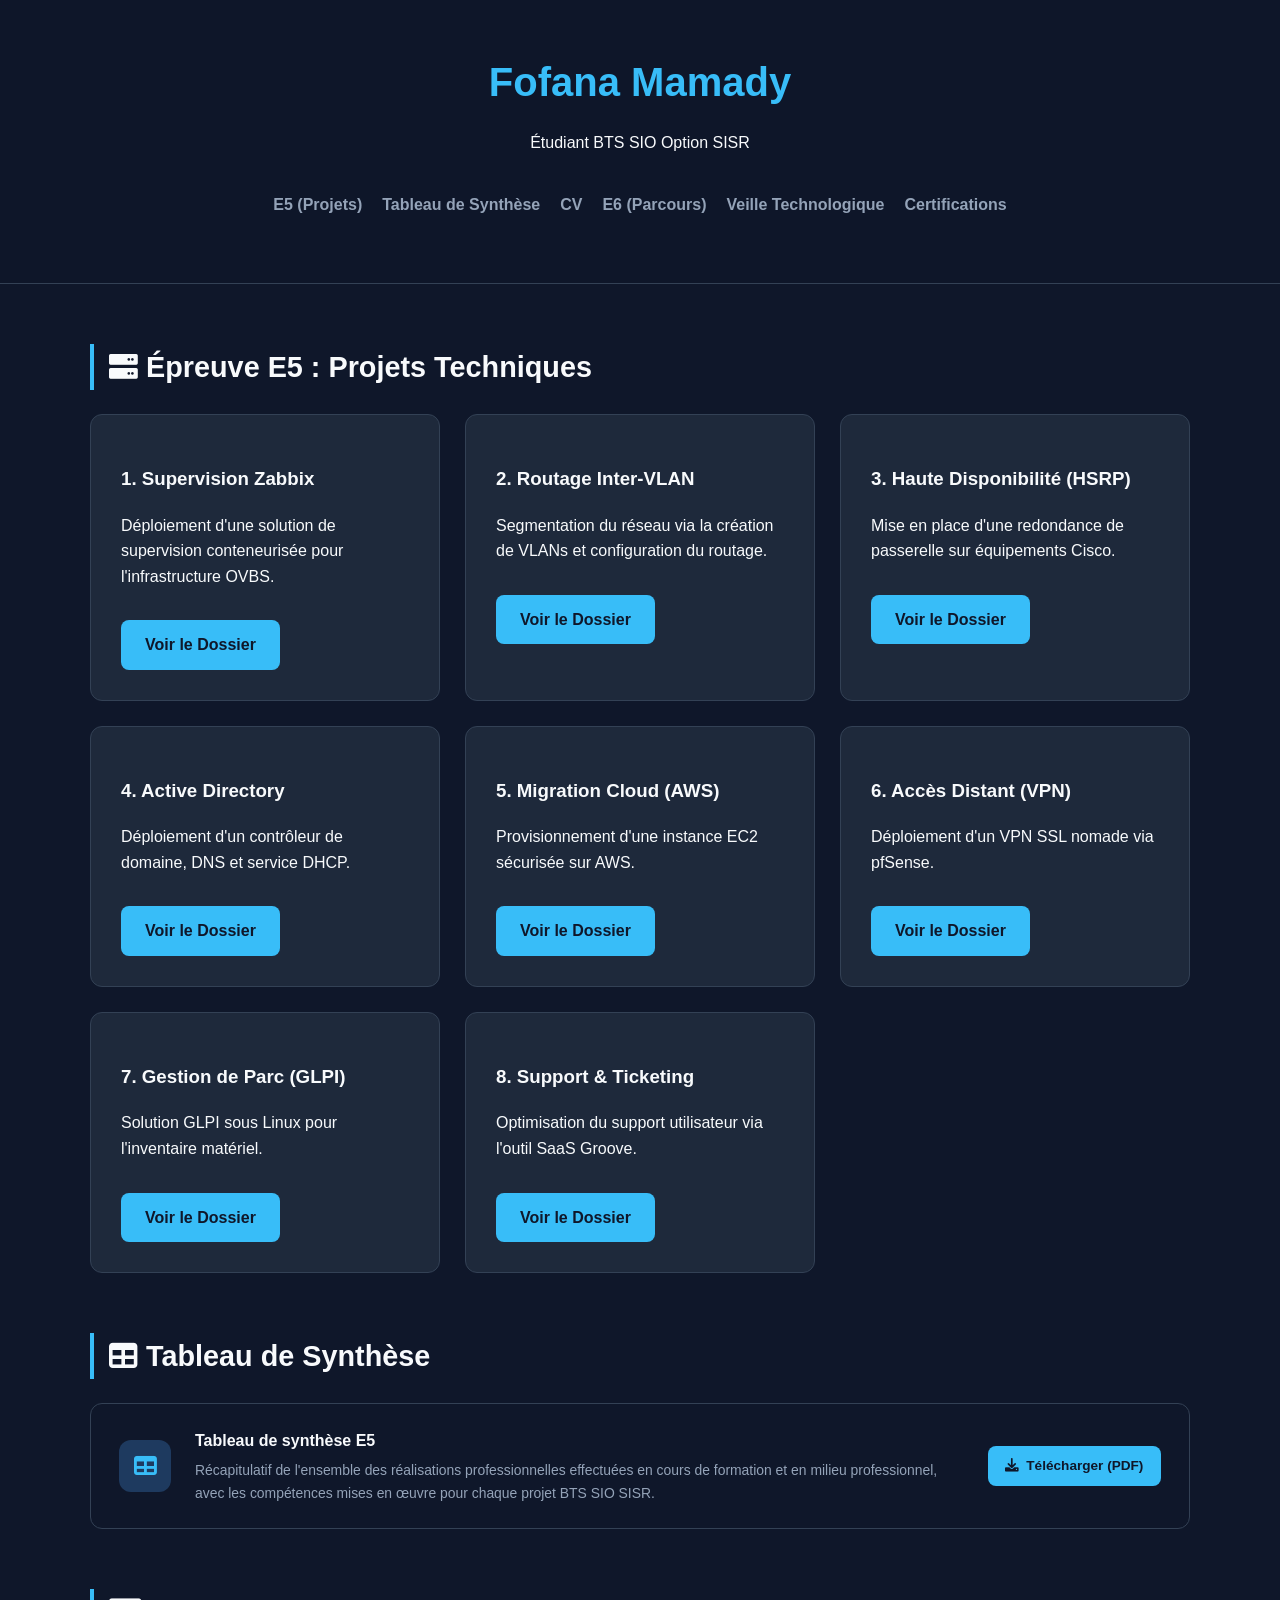
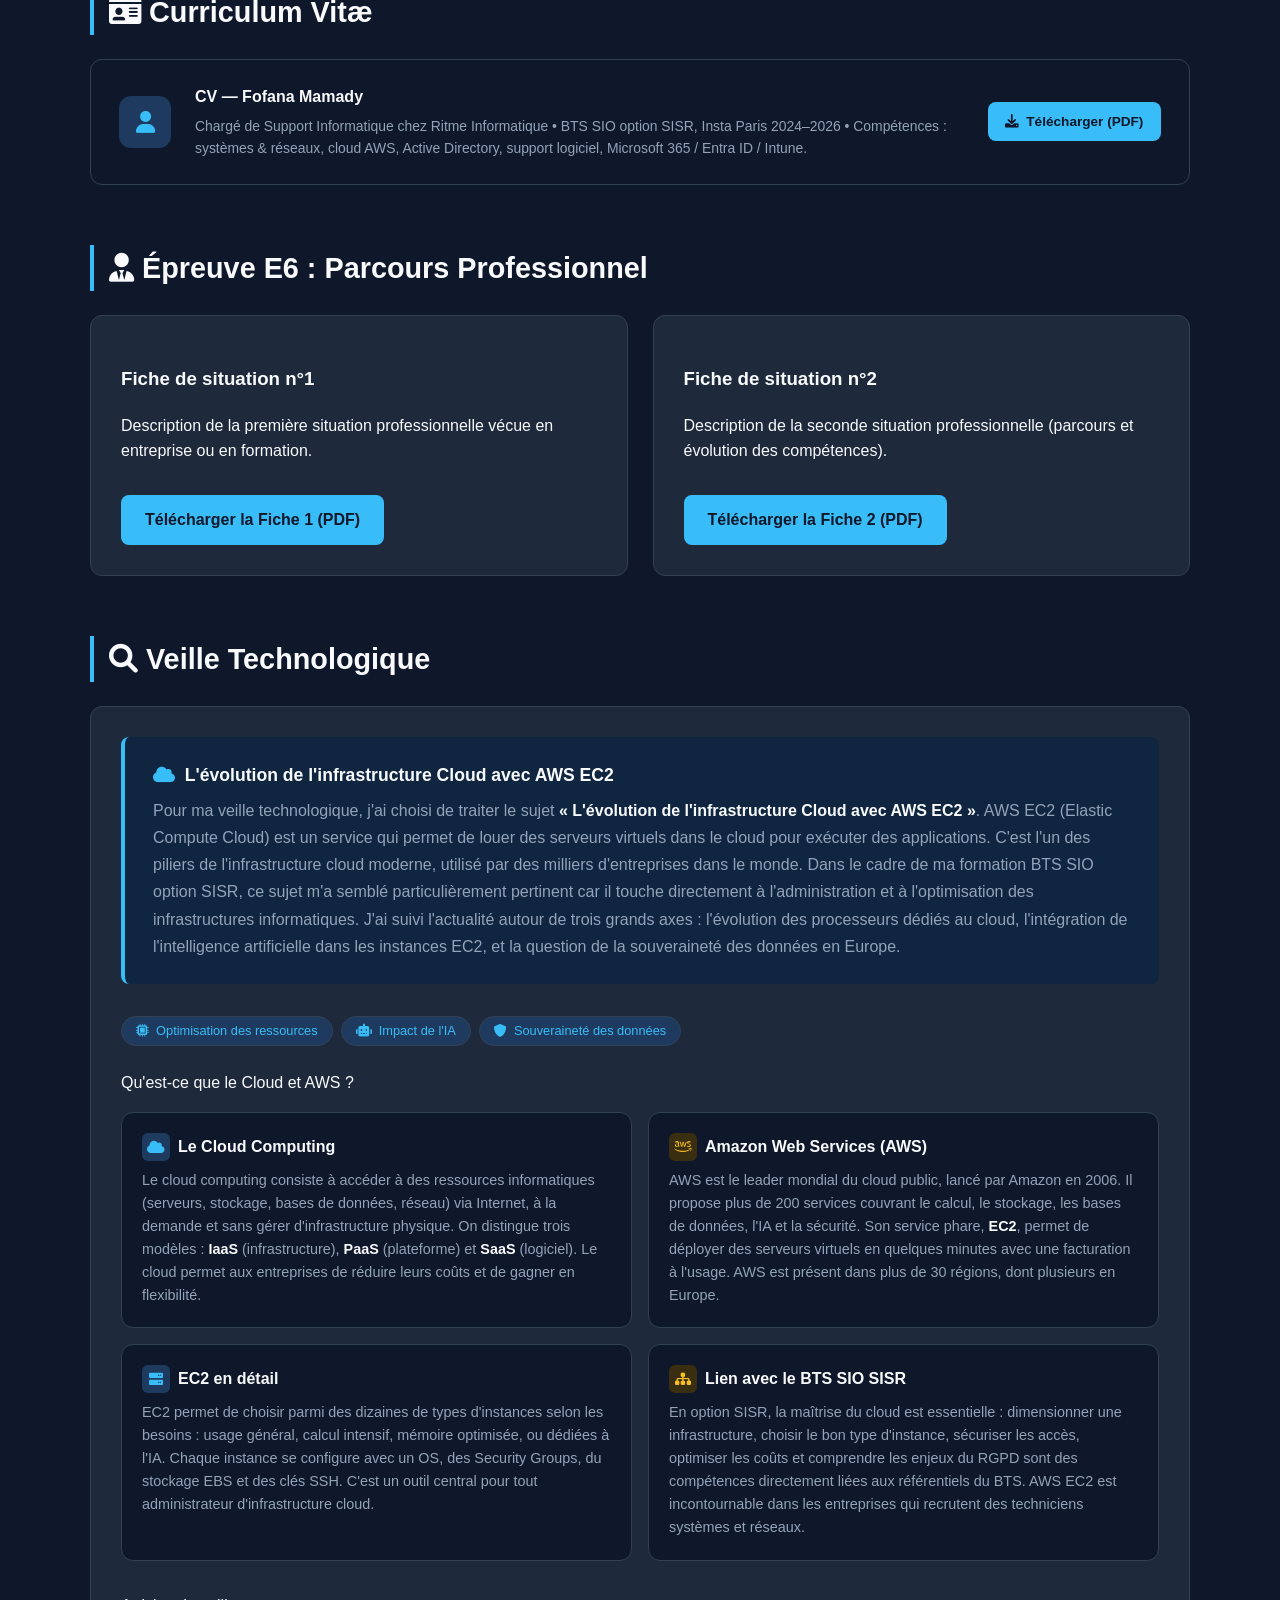
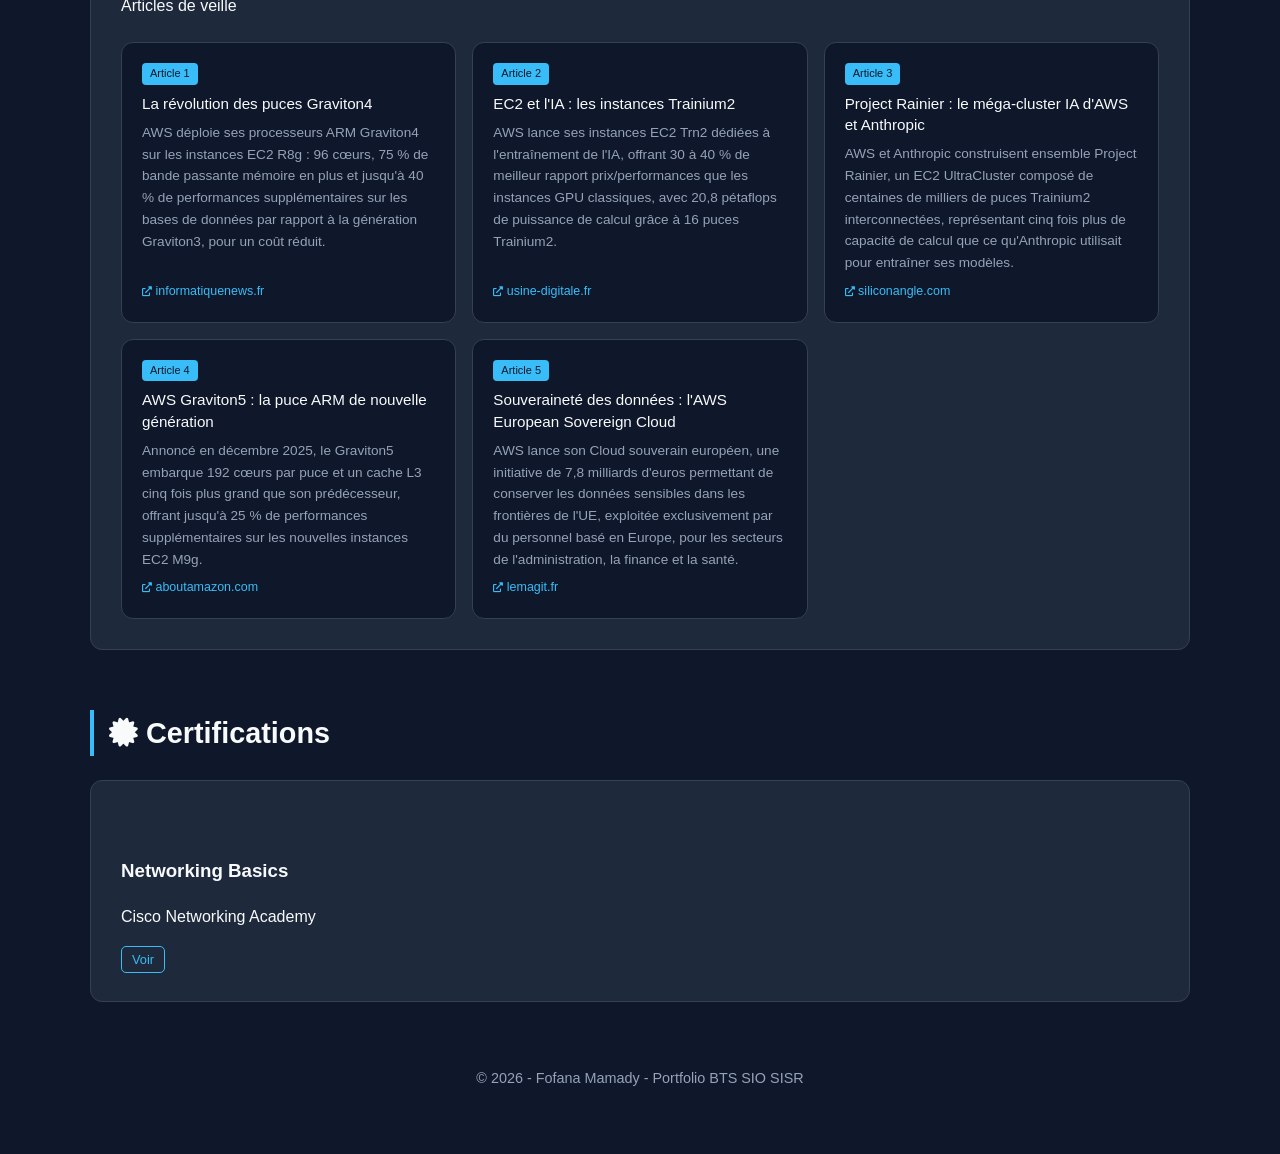
<file: index.html>
<!DOCTYPE html>
<html lang="fr">
<head>
    <meta charset="UTF-8">
    <meta name="viewport" content="width=device-width, initial-scale=1.0">
    <title>Fofana Mamady | Portfolio BTS SIO SISR</title>
    <link rel="stylesheet" href="style.css">
    <link rel="stylesheet" href="https://cdnjs.cloudflare.com/ajax/libs/font-awesome/6.0.0/css/all.min.css">
    <style>
        .veille-intro {
            background: #0f2540;
            border-left: 4px solid #38bdf8;
            border-radius: 8px;
            padding: 1.5rem 1.75rem;
            margin-bottom: 2rem;
        }
        .veille-intro p {
            margin: 0.5rem 0 0;
            line-height: 1.7;
            color: #94a3b8;
        }
        .veille-intro h3 {
            margin: 0 0 0.5rem;
            font-size: 1.1rem;
            color: #f8fafc;
        }
        .cloud-explainer {
            display: grid;
            grid-template-columns: 1fr 1fr;
            gap: 1rem;
            margin-bottom: 2rem;
        }
        @media (max-width: 700px) {
            .cloud-explainer { grid-template-columns: 1fr; }
            .articles-veille { grid-template-columns: 1fr; }
        }
        .cloud-box {
            background: #0f172a;
            border: 1px solid #334155;
            border-radius: 12px;
            padding: 1.25rem;
            transition: 0.3s;
        }
        .cloud-box:hover { border-color: #38bdf8; }
        .cloud-box h4 {
            margin: 0 0 0.5rem;
            font-size: 1rem;
            display: flex;
            align-items: center;
            gap: 8px;
            color: #f8fafc;
        }
        .cloud-box p {
            margin: 0;
            font-size: 0.9rem;
            line-height: 1.6;
            color: #94a3b8;
        }
        .cloud-icon {
            width: 28px;
            height: 28px;
            border-radius: 6px;
            display: flex;
            align-items: center;
            justify-content: center;
            font-size: 14px;
            flex-shrink: 0;
        }
        .icon-blue  { background: #1e3a5f; color: #38bdf8; }
        .icon-amber { background: #3a2e10; color: #fbbf24; }
        .articles-veille {
            display: grid;
            grid-template-columns: repeat(auto-fit, minmax(260px, 1fr));
            gap: 1rem;
            margin-top: 1.5rem;
        }
        .article-card {
            background: #0f172a;
            border: 1px solid #334155;
            border-radius: 12px;
            padding: 1.25rem;
            display: flex;
            flex-direction: column;
            gap: 0.5rem;
            transition: 0.3s;
        }
        .article-card:hover {
            border-color: #38bdf8;
            transform: translateY(-3px);
        }
        .article-card .article-num {
            font-size: 11px;
            font-weight: 500;
            color: #0f172a;
            background: #38bdf8;
            border-radius: 4px;
            padding: 2px 8px;
            width: fit-content;
        }
        .article-card h4 {
            margin: 0;
            font-size: 0.95rem;
            font-weight: 500;
            line-height: 1.4;
            color: #f8fafc;
        }
        .article-card p {
            margin: 0;
            font-size: 0.85rem;
            color: #94a3b8;
            line-height: 1.6;
            flex: 1;
        }
        .article-card a.source-link {
            font-size: 0.78rem;
            color: #38bdf8;
            text-decoration: none;
            word-break: break-all;
            margin-top: auto;
        }
        .article-card a.source-link:hover { text-decoration: underline; }
        .veille-axes {
            display: flex;
            gap: 8px;
            flex-wrap: wrap;
            margin-bottom: 1.5rem;
        }
        .axe-badge {
            background: #1e3a5f;
            color: #38bdf8;
            border: 1px solid #334155;
            border-radius: 20px;
            padding: 4px 14px;
            font-size: 0.8rem;
        }
        .veille-subtitle {
            margin: 0 0 1rem;
            font-size: 1rem;
            font-weight: 500;
            color: #f8fafc;
        }

        /* ── Document card (Synthèse + CV) ── */
        .doc-card {
            display: flex;
            align-items: center;
            gap: 1.5rem;
            flex-wrap: wrap;
            background: #0f172a;
            border: 1px solid #334155;
            border-radius: 12px;
            padding: 1.5rem 1.75rem;
            transition: 0.3s;
        }
        .doc-card:hover { border-color: #38bdf8; }
        .doc-icon {
            width: 52px;
            height: 52px;
            border-radius: 12px;
            display: flex;
            align-items: center;
            justify-content: center;
            font-size: 22px;
            flex-shrink: 0;
            background: #1e3a5f;
            color: #38bdf8;
        }
        .doc-info { flex: 1; min-width: 180px; }
        .doc-info h3 { margin: 0 0 0.35rem; font-size: 1rem; color: #f8fafc; }
        .doc-info p  { margin: 0; font-size: 0.87rem; color: #94a3b8; line-height: 1.6; }
        .btn-dl {
            display: inline-flex;
            align-items: center;
            gap: 7px;
            background: #38bdf8;
            color: #0f172a;
            font-weight: 600;
            font-size: 0.85rem;
            padding: 0.55rem 1.1rem;
            border-radius: 8px;
            text-decoration: none;
            white-space: nowrap;
            transition: 0.2s;
        }
        .btn-dl:hover { background: #7dd3fc; }
    </style>
</head>
<body>

    <header>
        <div class="container">
            <h1>Fofana Mamady</h1>
            <p class="subtitle">Étudiant BTS SIO Option SISR</p>
            <nav>
                <ul>
                    <li><a href="#e5">E5 (Projets)</a></li>
                    <li><a href="#synthese">Tableau de Synthèse</a></li>
                    <li><a href="#cv">CV</a></li>
                    <li><a href="#e6">E6 (Parcours)</a></li>
                    <li><a href="#veille">Veille Technologique</a></li>
                    <li><a href="#certs">Certifications</a></li>
                </ul>
            </nav>
        </div>
    </header>

    <main class="container">

        <!-- E5 -->
        <section id="e5">
            <h2 class="section-title"><i class="fas fa-server"></i> Épreuve E5 : Projets Techniques</h2>
            <div class="grid">
                <div class="card">
                    <h3>1. Supervision Zabbix</h3>
                    <p>Déploiement d'une solution de supervision conteneurisée pour l'infrastructure OVBS.</p>
                    <a href="documents/Zabbix.pdf" target="_blank" class="btn">Voir le Dossier</a>
                </div>
                <div class="card">
                    <h3>2. Routage Inter-VLAN</h3>
                    <p>Segmentation du réseau via la création de VLANs et configuration du routage.</p>
                    <a href="documents/Routage%20Inter-Vlan%20.pdf" target="_blank" class="btn">Voir le Dossier</a>
                </div>
                <div class="card">
                    <h3>3. Haute Disponibilité (HSRP)</h3>
                    <p>Mise en place d'une redondance de passerelle sur équipements Cisco.</p>
                    <a href="documents/HSRP-2.pdf" target="_blank" class="btn">Voir le Dossier</a>
                </div>
                <div class="card">
                    <h3>4. Active Directory</h3>
                    <p>Déploiement d'un contrôleur de domaine, DNS et service DHCP.</p>
                    <a href="documents/Active%20Directory.pdf" target="_blank" class="btn">Voir le Dossier</a>
                </div>
                <div class="card">
                    <h3>5. Migration Cloud (AWS)</h3>
                    <p>Provisionnement d'une instance EC2 sécurisée sur AWS.</p>
                    <a href="documents/AWS.pdf" target="_blank" class="btn">Voir le Dossier</a>
                </div>
                <div class="card">
                    <h3>6. Accès Distant (VPN)</h3>
                    <p>Déploiement d'un VPN SSL nomade via pfSense.</p>
                    <a href="documents/OpenVpn.pdf" target="_blank" class="btn">Voir le Dossier</a>
                </div>
                <div class="card">
                    <h3>7. Gestion de Parc (GLPI)</h3>
                    <p>Solution GLPI sous Linux pour l'inventaire matériel.</p>
                    <a href="documents/GLPI.pdf" target="_blank" class="btn">Voir le Dossier</a>
                </div>
                <div class="card">
                    <h3>8. Support &amp; Ticketing</h3>
                    <p>Optimisation du support utilisateur via l'outil SaaS Groove.</p>
                    <a href="documents/Support.pdf" target="_blank" class="btn">Voir le Dossier</a>
                </div>
            </div>
        </section>

        <!-- Tableau de synthèse -->
        <section id="synthese">
            <h2 class="section-title"><i class="fas fa-table"></i> Tableau de Synthèse</h2>
            <div class="doc-card">
                <div class="doc-icon"><i class="fas fa-table"></i></div>
                <div class="doc-info">
                    <h3>Tableau de synthèse E5</h3>
                    <p>Récapitulatif de l'ensemble des réalisations professionnelles effectuées en cours de formation et en milieu professionnel, avec les compétences mises en œuvre pour chaque projet BTS SIO SISR.</p>
                </div>
                <a href="documents/Tableau_Synthese.pdf" target="_blank" class="btn-dl">
                    <i class="fas fa-download"></i> Télécharger (PDF)
                </a>
            </div>
        </section>

        <!-- CV -->
        <section id="cv">
            <h2 class="section-title"><i class="fas fa-id-card"></i> Curriculum Vitæ</h2>
            <div class="doc-card">
                <div class="doc-icon"><i class="fas fa-user"></i></div>
                <div class="doc-info">
                    <h3>CV — Fofana Mamady</h3>
                    <p>Chargé de Support Informatique chez Ritme Informatique • BTS SIO option SISR, Insta Paris 2024–2026 • Compétences : systèmes &amp; réseaux, cloud AWS, Active Directory, support logiciel, Microsoft 365 / Entra ID / Intune.</p>
                </div>
                <a href="documents/CV.pdf" target="_blank" class="btn-dl">
                    <i class="fas fa-download"></i> Télécharger (PDF)
                </a>
            </div>
        </section>

        <!-- E6 -->
        <section id="e6">
            <h2 class="section-title"><i class="fas fa-user-tie"></i> Épreuve E6 : Parcours Professionnel</h2>
            <div class="grid">
                <div class="card">
                    <h3>Fiche de situation n°1</h3>
                    <p>Description de la première situation professionnelle vécue en entreprise ou en formation.</p>
                    <a href="documents/fiche-glpi.pdf" target="_blank" class="btn">Télécharger la Fiche 1 (PDF)</a>
                </div>
                <div class="card">
                    <h3>Fiche de situation n°2</h3>
                    <p>Description de la seconde situation professionnelle (parcours et évolution des compétences).</p>
                    <a href="documents/fiche-windows-server.pdf" target="_blank" class="btn">Télécharger la Fiche 2 (PDF)</a>
                </div>
            </div>
        </section>

        <!-- Veille -->
        <section id="veille">
            <h2 class="section-title"><i class="fas fa-search"></i> Veille Technologique</h2>
            <div class="card full-width">

                <div class="veille-intro">
                    <h3><i class="fas fa-cloud" style="color:#38bdf8;"></i> &nbsp;L'évolution de l'infrastructure Cloud avec AWS EC2</h3>
                    <p>
                        Pour ma veille technologique, j'ai choisi de traiter le sujet <strong style="color:#f8fafc;">« L'évolution de l'infrastructure Cloud avec AWS EC2 »</strong>.
                        AWS EC2 (Elastic Compute Cloud) est un service qui permet de louer des serveurs virtuels dans le cloud pour exécuter des applications.
                        C'est l'un des piliers de l'infrastructure cloud moderne, utilisé par des milliers d'entreprises dans le monde.
                        Dans le cadre de ma formation BTS SIO option SISR, ce sujet m'a semblé particulièrement pertinent car il touche directement
                        à l'administration et à l'optimisation des infrastructures informatiques. J'ai suivi l'actualité autour de trois grands axes :
                        l'évolution des processeurs dédiés au cloud, l'intégration de l'intelligence artificielle dans les instances EC2,
                        et la question de la souveraineté des données en Europe.
                    </p>
                </div>

                <div class="veille-axes">
                    <span class="axe-badge"><i class="fas fa-microchip"></i> &nbsp;Optimisation des ressources</span>
                    <span class="axe-badge"><i class="fas fa-robot"></i> &nbsp;Impact de l'IA</span>
                    <span class="axe-badge"><i class="fas fa-shield-alt"></i> &nbsp;Souveraineté des données</span>
                </div>

                <h3 class="veille-subtitle">Qu'est-ce que le Cloud et AWS ?</h3>
                <div class="cloud-explainer">
                    <div class="cloud-box">
                        <h4><span class="cloud-icon icon-blue"><i class="fas fa-cloud"></i></span>Le Cloud Computing</h4>
                        <p>Le cloud computing consiste à accéder à des ressources informatiques (serveurs, stockage, bases de données, réseau) via Internet, à la demande et sans gérer d'infrastructure physique. On distingue trois modèles : <strong style="color:#f8fafc;">IaaS</strong> (infrastructure), <strong style="color:#f8fafc;">PaaS</strong> (plateforme) et <strong style="color:#f8fafc;">SaaS</strong> (logiciel). Le cloud permet aux entreprises de réduire leurs coûts et de gagner en flexibilité.</p>
                    </div>
                    <div class="cloud-box">
                        <h4><span class="cloud-icon icon-amber"><i class="fab fa-aws"></i></span>Amazon Web Services (AWS)</h4>
                        <p>AWS est le leader mondial du cloud public, lancé par Amazon en 2006. Il propose plus de 200 services couvrant le calcul, le stockage, les bases de données, l'IA et la sécurité. Son service phare, <strong style="color:#f8fafc;">EC2</strong>, permet de déployer des serveurs virtuels en quelques minutes avec une facturation à l'usage. AWS est présent dans plus de 30 régions, dont plusieurs en Europe.</p>
                    </div>
                    <div class="cloud-box">
                        <h4><span class="cloud-icon icon-blue"><i class="fas fa-server"></i></span>EC2 en détail</h4>
                        <p>EC2 permet de choisir parmi des dizaines de types d'instances selon les besoins : usage général, calcul intensif, mémoire optimisée, ou dédiées à l'IA. Chaque instance se configure avec un OS, des Security Groups, du stockage EBS et des clés SSH. C'est un outil central pour tout administrateur d'infrastructure cloud.</p>
                    </div>
                    <div class="cloud-box">
                        <h4><span class="cloud-icon icon-amber"><i class="fas fa-sitemap"></i></span>Lien avec le BTS SIO SISR</h4>
                        <p>En option SISR, la maîtrise du cloud est essentielle : dimensionner une infrastructure, choisir le bon type d'instance, sécuriser les accès, optimiser les coûts et comprendre les enjeux du RGPD sont des compétences directement liées aux référentiels du BTS. AWS EC2 est incontournable dans les entreprises qui recrutent des techniciens systèmes et réseaux.</p>
                    </div>
                </div>

                <h3 class="veille-subtitle">Articles de veille</h3>
                <div class="articles-veille">

                    <div class="article-card">
                        <span class="article-num">Article 1</span>
                        <h4>La révolution des puces Graviton4</h4>
                        <p>AWS déploie ses processeurs ARM Graviton4 sur les instances EC2 R8g : 96 cœurs, 75 % de bande passante mémoire en plus et jusqu'à 40 % de performances supplémentaires sur les bases de données par rapport à la génération Graviton3, pour un coût réduit.</p>
                        <a href="https://www.informatiquenews.fr/aws-officialise-ses-processeurs-graviton4-et-trainium2-96331" target="_blank" class="source-link">
                            <i class="fas fa-external-link-alt" style="font-size:10px;"></i> informatiquenews.fr
                        </a>
                    </div>

                    <div class="article-card">
                        <span class="article-num">Article 2</span>
                        <h4>EC2 et l'IA : les instances Trainium2</h4>
                        <p>AWS lance ses instances EC2 Trn2 dédiées à l'entraînement de l'IA, offrant 30 à 40 % de meilleur rapport prix/performances que les instances GPU classiques, avec 20,8 pétaflops de puissance de calcul grâce à 16 puces Trainium2.</p>
                        <a href="https://www.usine-digitale.fr/article/aws-s-appuie-sur-ses-puces-trainium-2-pour-developper-rainier-un-mega-ultracluster-d-ia.N2234440" target="_blank" class="source-link">
                            <i class="fas fa-external-link-alt" style="font-size:10px;"></i> usine-digitale.fr
                        </a>
                    </div>

                    <div class="article-card">
                        <span class="article-num">Article 3</span>
                        <h4>Project Rainier : le méga-cluster IA d'AWS et Anthropic</h4>
                        <p>AWS et Anthropic construisent ensemble Project Rainier, un EC2 UltraCluster composé de centaines de milliers de puces Trainium2 interconnectées, représentant cinq fois plus de capacité de calcul que ce qu'Anthropic utilisait pour entraîner ses modèles.</p>
                        <a href="https://siliconangle.com/2024/12/03/aws-unveils-next-gen-trainium3-custom-ai-chips-cloud-trainium2-instances/" target="_blank" class="source-link">
                            <i class="fas fa-external-link-alt" style="font-size:10px;"></i> siliconangle.com
                        </a>
                    </div>

                    <div class="article-card">
                        <span class="article-num">Article 4</span>
                        <h4>AWS Graviton5 : la puce ARM de nouvelle génération</h4>
                        <p>Annoncé en décembre 2025, le Graviton5 embarque 192 cœurs par puce et un cache L3 cinq fois plus grand que son prédécesseur, offrant jusqu'à 25 % de performances supplémentaires sur les nouvelles instances EC2 M9g.</p>
                        <a href="https://www.aboutamazon.com/news/aws/aws-graviton-5-cpu-amazon-ec2" target="_blank" class="source-link">
                            <i class="fas fa-external-link-alt" style="font-size:10px;"></i> aboutamazon.com
                        </a>
                    </div>

                    <div class="article-card">
                        <span class="article-num">Article 5</span>
                        <h4>Souveraineté des données : l'AWS European Sovereign Cloud</h4>
                        <p>AWS lance son Cloud souverain européen, une initiative de 7,8 milliards d'euros permettant de conserver les données sensibles dans les frontières de l'UE, exploitée exclusivement par du personnel basé en Europe, pour les secteurs de l'administration, la finance et la santé.</p>
                        <a href="https://www.lemagit.fr/actualites/366637410/AWS-EU-Sovereign-Cloud-letendard-de-la-souverainete-technique-est-disponible" target="_blank" class="source-link">
                            <i class="fas fa-external-link-alt" style="font-size:10px;"></i> lemagit.fr
                        </a>
                    </div>

                </div>

            </div>
        </section>

        <!-- Certifications -->
        <section id="certs">
            <h2 class="section-title"><i class="fas fa-certificate"></i> Certifications</h2>
            <div class="grid">
                <div class="card cert">
                    <i class="fab fa-cisco fa-2x"></i>
                    <h3>Networking Basics</h3>
                    <p>Cisco Networking Academy</p>
                    <a href="documents/certif-cisco.pdf" target="_blank" class="btn-small">Voir</a>
                </div>
            </div>
        </section>

    </main>

    <footer>
        <p>&copy; 2026 - Fofana Mamady - Portfolio BTS SIO SISR</p>
    </footer>

</body>
</html>
</file>
<file: style.css>
:root {
    --bg-dark: #0f172a;
    --card-bg: #1e293b;
    --accent: #38bdf8;
    --text-main: #f8fafc;
    --text-dim: #94a3b8;
}

body { font-family: 'Inter', sans-serif; background: var(--bg-dark); color: var(--text-main); margin: 0; line-height: 1.6; scroll-behavior: smooth; }
.container { max-width: 1100px; margin: 0 auto; padding: 0 20px; }

header { background: rgba(15, 23, 42, 0.9); padding: 50px 0; border-bottom: 1px solid #334155; text-align: center; position: sticky; top: 0; z-index: 100; backdrop-filter: blur(10px); }
h1 { font-size: 2.5rem; margin: 0; color: var(--accent); }
nav ul { list-style: none; padding: 20px 0 0; display: flex; justify-content: center; gap: 20px; }
nav a { text-decoration: none; color: var(--text-dim); font-weight: 600; transition: 0.3s; }
nav a:hover { color: var(--accent); }

.section-title { margin-top: 60px; font-size: 1.8rem; border-left: 4px solid var(--accent); padding-left: 15px; }

.grid { display: grid; grid-template-columns: repeat(auto-fit, minmax(300px, 1fr)); gap: 25px; margin-top: 20px; }
.card { background: var(--card-bg); padding: 30px; border-radius: 12px; border: 1px solid #334155; transition: 0.3s; }
.card:hover { transform: translateY(-5px); border-color: var(--accent); }
.full-width { grid-column: 1 / -1; }

.btn { display: inline-block; background: var(--accent); color: #0f172a; padding: 12px 24px; border-radius: 8px; text-decoration: none; font-weight: bold; margin-top: 15px; }
.btn.outline { background: transparent; border: 1px solid var(--accent); color: var(--accent); }
.btn-small { font-size: 0.8rem; color: var(--accent); text-decoration: none; border: 1px solid var(--accent); padding: 5px 10px; border-radius: 5px; }

footer { text-align: center; padding: 50px; color: var(--text-dim); font-size: 0.9rem; }
</file>
